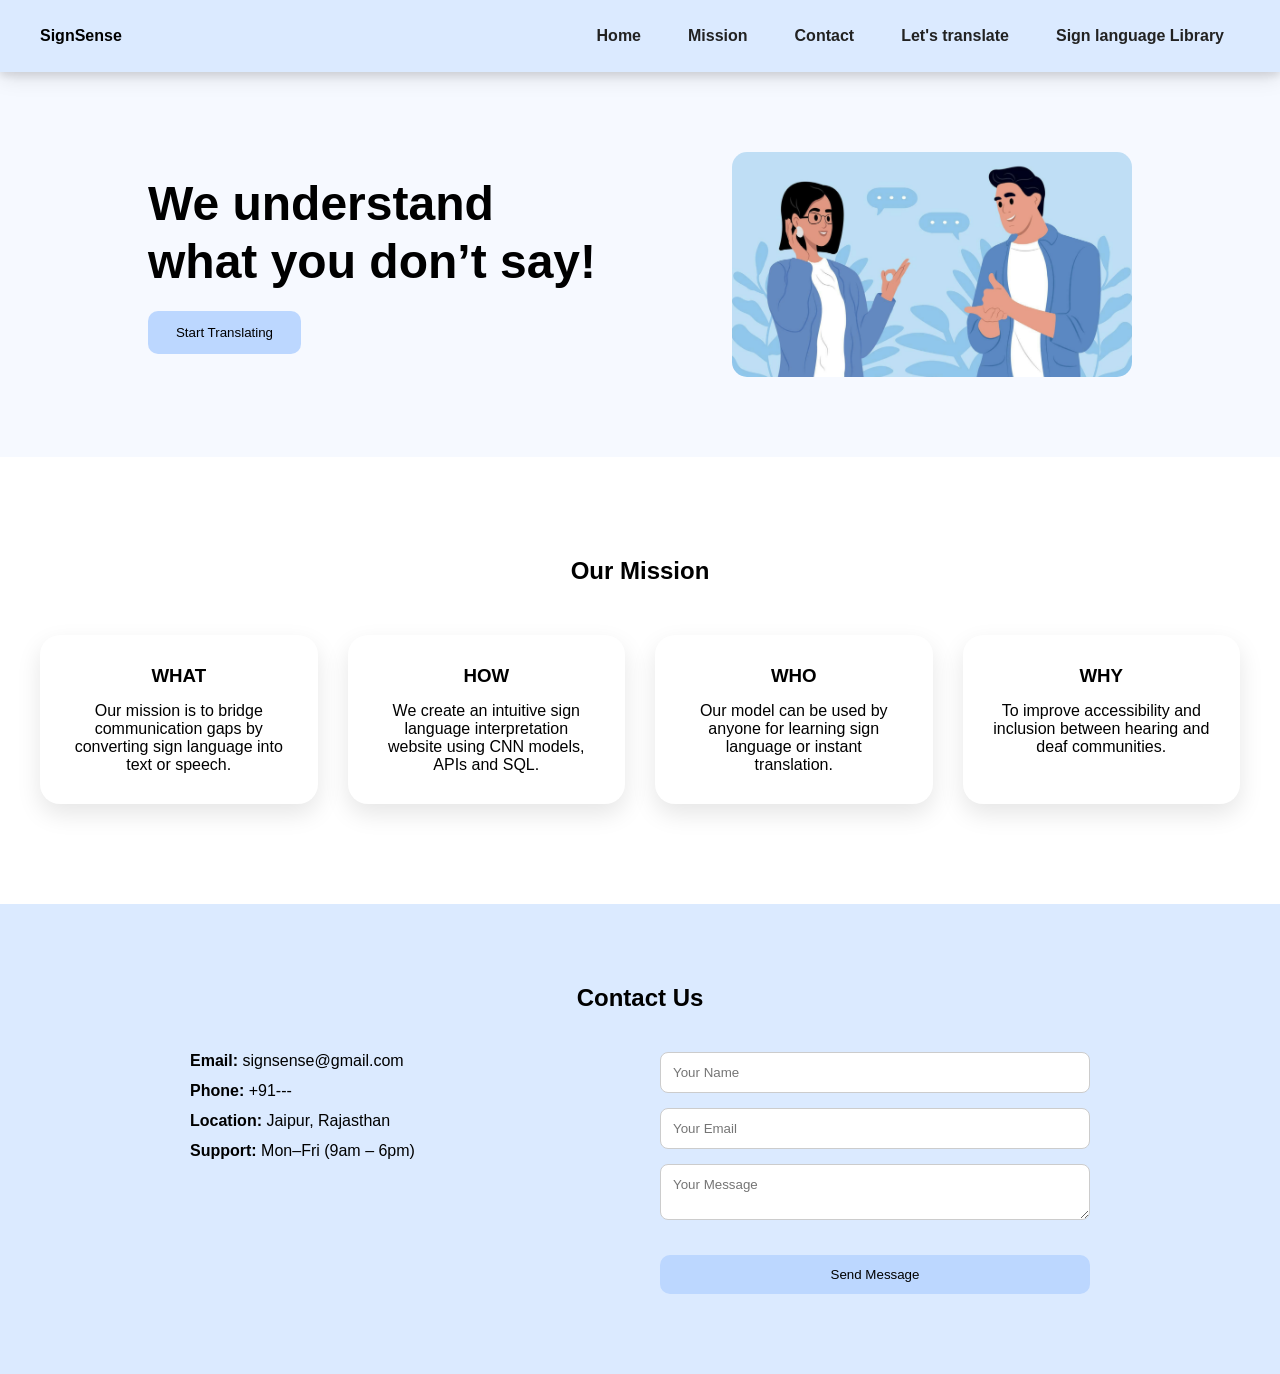
<file: index.html>
<!doctype html>
<html lang="en">
  <head>
    <meta charset="UTF-8" />
    <meta name="viewport" content="width=device-width, initial-scale=1.0" />
    <title>Sign Language Translator</title>

    <link href="https://unpkg.com/aos@2.3.1/dist/aos.css" rel="stylesheet" />

    <link rel="stylesheet" href="style.css" />
  </head>

  <body>
    <header>
      <div><strong>SignSense</strong></div>

      <div class="right">
        <a href="#">Home <span>🏠</span></a>
        <a href="#mission"
          >Mission<span><img src="target (2).png" alt="" /></span
        ></a>
        <a href="#footer"
          >Contact<span><img src="phone-chat.png" alt="" /></span
        ></a>
        <a href="t.html"
          >Let's translate<span><img src="language (1).png" alt="" /></span
        ></a>
        <a href="sll.html"
          >Sign language Library<span><img src="library.png" alt="" /></span
        ></a>
      </div>
    </header>

    <!-- HERO -->

    <section class="hero">
      <div class="hero-text" data-aos="fade-right">
        <h1>We understand<br />what you don’t say!</h1>
        <a href="t.html">
          <button>Start Translating</button>
        </a>
      </div>

      <img
        src="Screenshot 2026-02-10 210435.png"
        class="hero-img"
        data-aos="fade-left"
      />
    </section>

    <!-- MISSION -->

    <section class="mission">
      <h2 data-aos="zoom-in">Our Mission</h2>

      <div class="cards">
        <div class="card" data-aos="fade-up">
          <h3>WHAT</h3>
          <p>
            Our mission is to bridge communication gaps by converting sign
            language into text or speech.
          </p>
        </div>

        <div class="card" data-aos="fade-up" data-aos-delay="100">
          <h3>HOW</h3>
          <p>
            We create an intuitive sign language interpretation website using
            CNN models, APIs and SQL.
          </p>
        </div>

        <div class="card" data-aos="fade-up" data-aos-delay="200">
          <h3>WHO</h3>
          <p>
            Our model can be used by anyone for learning sign language or
            instant translation.
          </p>
        </div>

        <div class="card" data-aos="fade-up" data-aos-delay="300">
          <h3>WHY</h3>
          <p>
            To improve accessibility and inclusion between hearing and deaf
            communities.
          </p>
        </div>
      </div>
    </section>

    <section id="footer" class="contact">
      <h2>Contact Us</h2>

      <div class="contact-wrapper">
        <div class="contact-info">
          <p><strong>Email:</strong> signsense@gmail.com</p>
          <p><strong>Phone:</strong> +91---</p>
          <p><strong>Location:</strong> Jaipur, Rajasthan</p>
          <p><strong>Support:</strong> Mon–Fri (9am – 6pm)</p>

        </div>

        <form class="contact-form">
          <input type="text" placeholder="Your Name" required />
          <input type="email" placeholder="Your Email" required />

          <textarea placeholder="Your Message"></textarea>

          <button type="submit">Send Message</button>
        </form>
      </div>
    </section>

    <script src="https://unpkg.com/aos@2.3.1/dist/aos.js"></script>
    <script src="script.js"></script>
  </body>
</html>
</file>
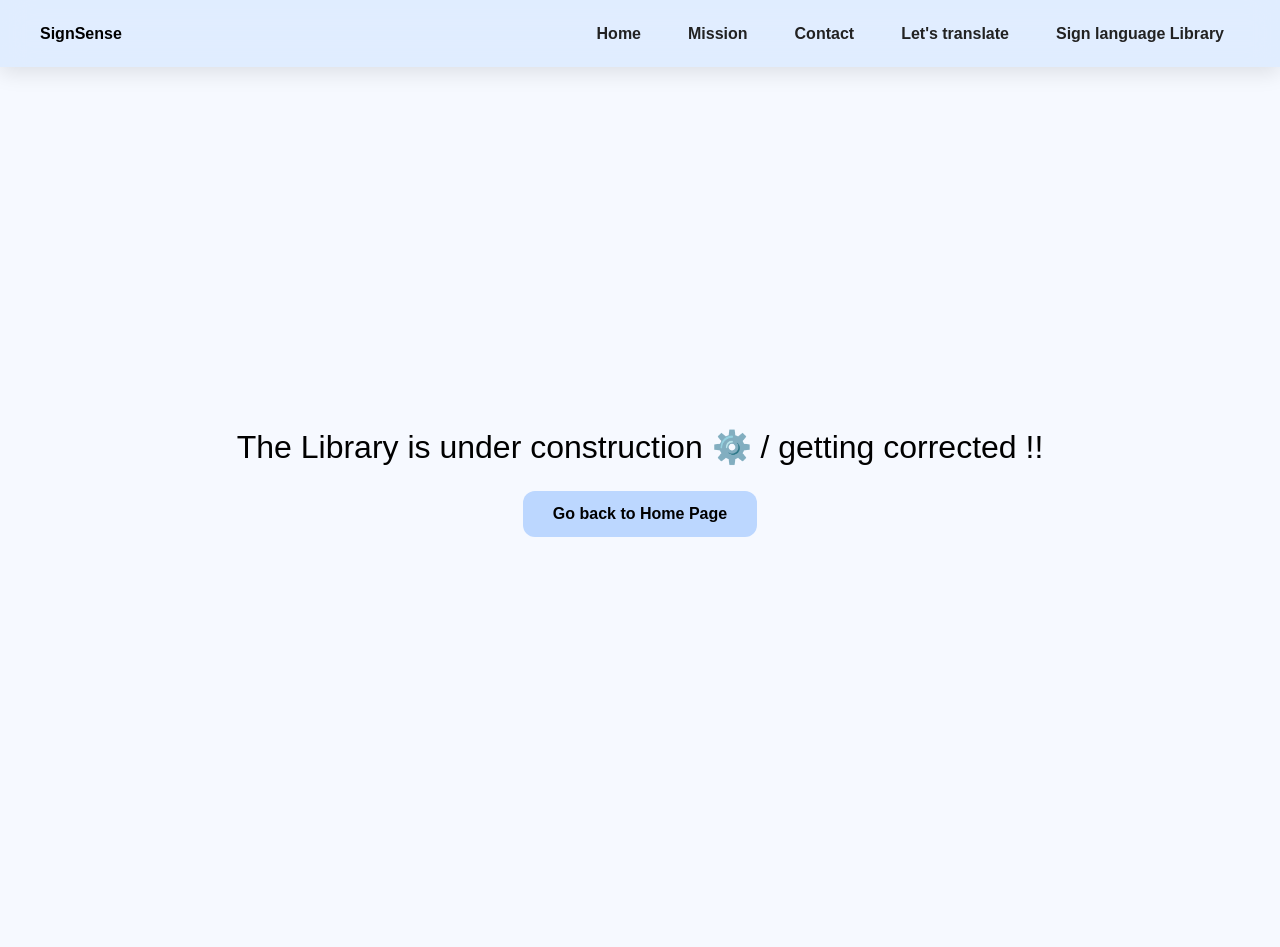
<file: sll.html>
<!doctype html>
<html lang="en">
<head>
<meta charset="UTF-8" />
<meta name="viewport" content="width=device-width, initial-scale=1.0" />
<title>SignSense</title>

<style>

*{
margin:0;
padding:0;
box-sizing:border-box;
font-family:Arial;
}

html{
scroll-behavior:smooth;
}

body{
background:#f6f9ff;
}

/* HEADER */

header{
display:flex;
justify-content:space-between;
align-items:center;
padding:15px 40px;
position:sticky;
top:0;
background:#dbeaffcc;
backdrop-filter:blur(15px);
box-shadow:0 6px 20px rgba(0,0,0,.1);
z-index:1000;
}

.right{
display:flex;
gap:15px;
align-items:center;
}

.right a{
text-decoration:none;
font-weight:600;
color:#222;
padding:8px 16px;
border-radius:50px;
display:flex;
align-items:center;
transition:.4s ease;
}

.right a span{
max-width:0;
opacity:0;
overflow:hidden;
margin-left:0;
transition:.4s ease;
display:flex;
align-items:center;
}

.right a:hover{
box-shadow:0 4px 10px rgba(0,0,0,.15);
}

.right a:hover span{
max-width:40px;
opacity:1;
margin-left:10px;
}

/* CENTER SECTION */

section{
height:calc(100vh - 70px);
display:flex;
flex-direction:column;
justify-content:center;
align-items:center;
gap:25px;
}

section p{
font-size:32px;
text-align:center;
}

/* BUTTON */

.btn{
padding:14px 30px;
border-radius:12px;
background:#bcd7ff;
cursor:pointer;
transition:.3s;
text-decoration:none;
color:black;
font-weight:600;
}

.btn:hover{
transform:scale(1.05);
box-shadow:0 10px 20px rgba(0,0,0,.2);
}

/* FOOTER PLACEHOLDER */

#footer{
height:50px;
}

</style>
</head>

<body>

<header>
<div><strong>SignSense</strong></div>

<div class="right">

<a href="#">Home <span>🏠</span></a>

<a href="#mission">
Mission <span><img src="target (2).png"></span>
</a>

<a href="#footer">
Contact <span><img src="phone-chat.png"></span>
</a>

<a href="t.html">
Let's translate <span><img src="language (1).png"></span>
</a>

<a href="sll.html">
Sign language Library <span><img src="library.png"></span>
</a>

</div>
</header>

<section>

<p>The Library is under construction ⚙️ / getting corrected !!</p>

<a href="index.html" class="btn">Go back to Home Page</a>

</section>

<div id="footer"></div>

</body>
</html>
</file>
<file: style.css>
* {
  margin: 0;
  padding: 0;
  box-sizing: border-box;
  font-family: Arial;
}

body {
  background: #f6f9ff;
}
header {
  display: flex;
  justify-content: space-between;
  align-items: center;
  padding: 15px 40px;
  position: sticky;
  top: 0;
  background: #dbeaff;
  backdrop-filter: blur(15px);
  box-shadow:
    0 4px 8px 0 rgba(0, 0, 0, 0.1),
    0 6px 20px 0 rgba(0, 0, 0, 0.1);
  z-index: 1000;
}

.right {
  display: flex;
  gap: 15px;
  align-items: center;
}

.right a {
  text-decoration: none;
  font-weight: 600;
  color: #222;
  padding: 8px 16px;
  border-radius: 50px;
  display: flex;
  align-items: center;
  transition: all 0.6s cubic-bezier(0.4, 0, 0.2, 1);
}

.right a span {
  max-width: 0;
  opacity: 0;
  overflow: hidden;
  display: inline-block;
  margin-left: 0;
  font-size: 1.1rem;
  transition: all 0.6s ease;
}

.right a:hover {
  box-shadow:
    0 4px 8px 0 rgba(0, 0, 0, 0.1),
    0 6px 20px 0 rgba(0, 0, 0, 0.1);
}

.right a:hover span {
  max-width: 30px;
  opacity: 1;
  margin-left: 10px;
}
.hero {
  display: flex;
  justify-content: space-around;
  align-items: center;
  padding: 80px;
}

.hero h1 {
  font-size: 48px;
  line-height: 1.2;
}
a {
  text-decoration: none;
}

button {
  margin-top: 20px;
  padding: 14px 28px;
  border: none;
  border-radius: 10px;
  background: #bcd7ff;
  cursor: pointer;
  transition: 0.3s;
}

button:hover {
  transform: scale(1.05);
  box-shadow: 0 10px 20px rgba(0, 0, 0, 0.2);
}

.hero-img {
  width: 400px;
  border-radius: 15px;
}

.mission {
  padding: 100px 40px;
  background: white;
  text-align: center;
}

.cards {
  margin-top: 50px;
  display: grid;
  grid-template-columns: repeat(auto-fit, minmax(220px, 1fr));
  gap: 30px;
}

.card {
  background: #fff;
  padding: 30px;
  border-radius: 20px;
  box-shadow: 0 10px 25px rgba(0, 0, 0, 0.1);
  transition: 0.3s;
}

.card:hover {
  transform: translateY(-10px);
}

.card h3 {
  margin-bottom: 15px;
}
.contact {
  background: #dbeaff;
  padding: 80px 40px;
}

.contact h2 {
  text-align: center;
  margin-bottom: 40px;
}

.contact-wrapper {
  display: grid;
  grid-template-columns: 1fr 1fr;
  gap: 40px;
  max-width: 900px;
  margin: auto;
}

.contact-info p {
  margin-bottom: 12px;
}

.socials a {
  margin-right: 15px;
  text-decoration: none;
  font-weight: 600;
  color: #333;
}

.contact-form {
  display: flex;
  flex-direction: column;
  gap: 15px;
}

.contact-form input,
.contact-form textarea {
  padding: 12px;
  border-radius: 8px;
  border: 1px solid #ccc;
}

.contact-form button {
  padding: 12px;
  border: none;
  border-radius: 10px;
  background: #bcd7ff;
  cursor: pointer;
}

@media (max-width: 768px) {
  .contact-wrapper {
    grid-template-columns: 1fr;
  }
}
</file>
